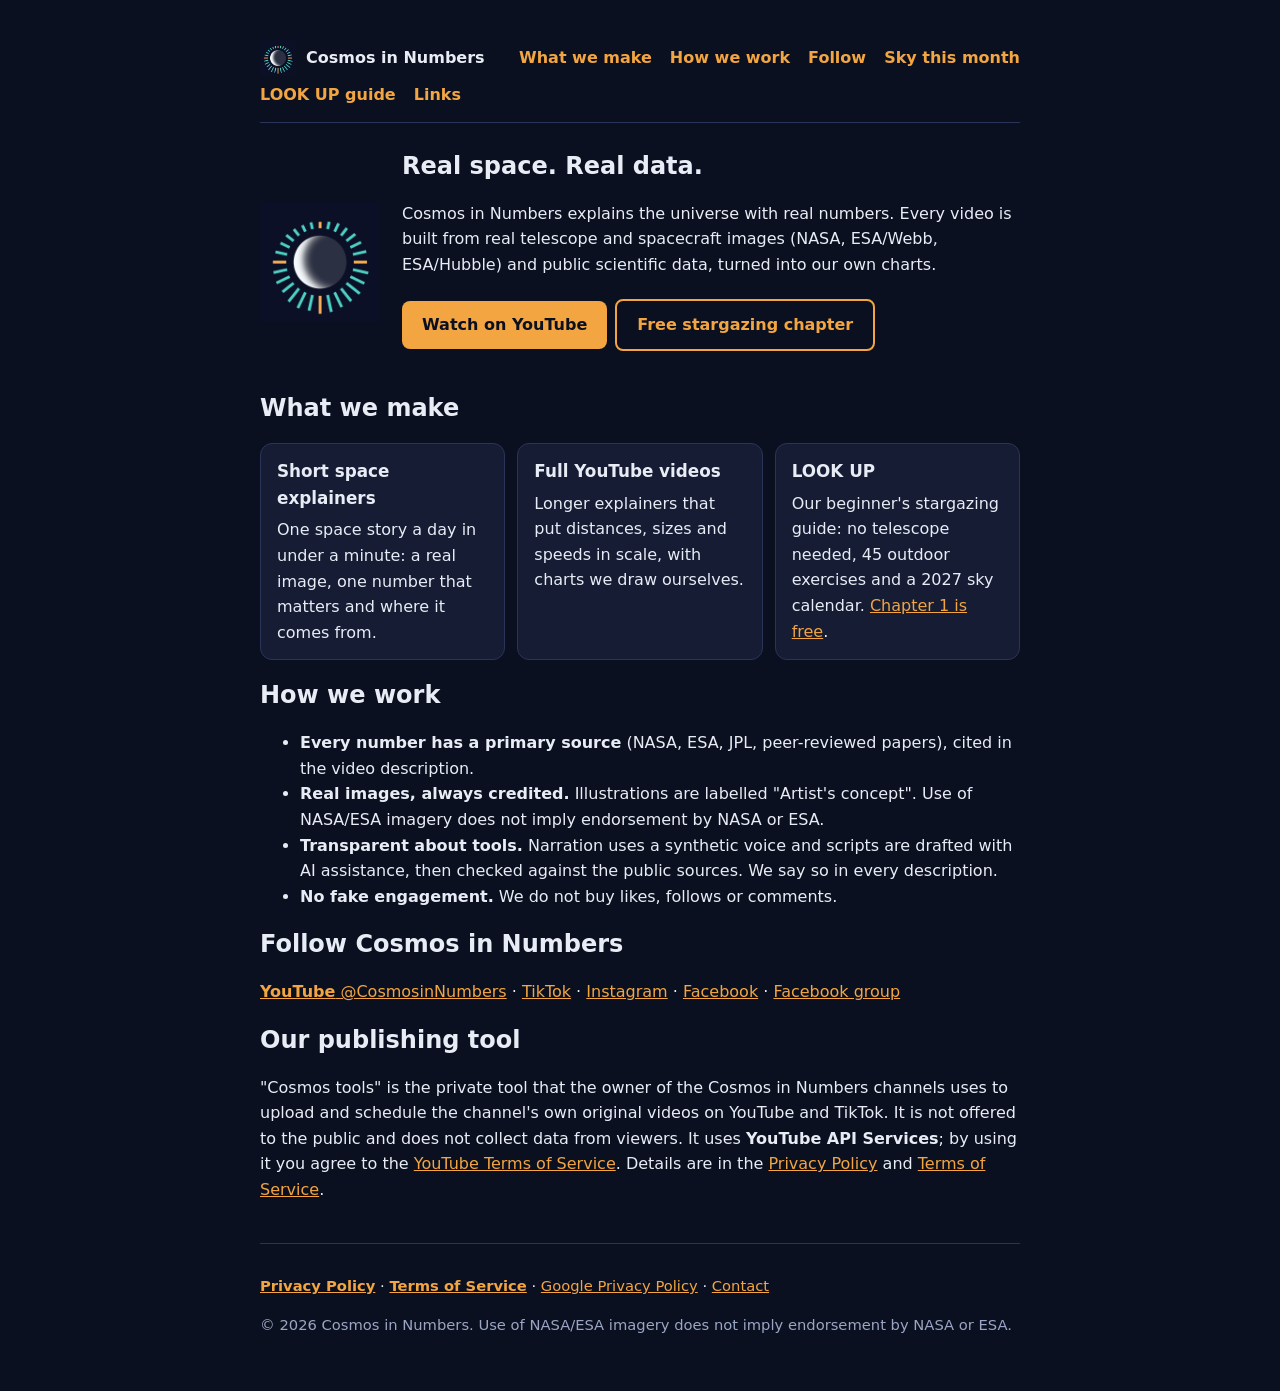
<file: index.html>
<!doctype html><html lang="en"><head><meta charset="utf-8"><meta name="viewport" content="width=device-width,initial-scale=1">
<title>Cosmos in Numbers · Real space. Real data.</title>
<meta name="description" content="Cosmos in Numbers explains space with real NASA and ESA data: short videos, full YouTube explainers and a beginner's stargazing guide.">
<meta property="og:title" content="Cosmos in Numbers">
<meta property="og:description" content="Real space. Real data. Space explained with real telescope images and public scientific data.">
<meta property="og:image" content="https://cosmosinnumbers.github.io/logo.png">
<link rel="icon" type="image/png" sizes="1024x1024" href="logo.png"><link rel="apple-touch-icon" href="logo.png">
<link rel="stylesheet" href="style.css"></head>
<body><main>
<nav class="top"><a class="brand" href="index.html"><img src="logo.png" width="36" height="36" alt="Cosmos in Numbers logo"><span>Cosmos in Numbers</span></a>
<a href="#what">What we make</a><a href="#method">How we work</a><a href="#follow">Follow</a><a href="sky.html">Sky this month</a><a href="look-up.html">LOOK UP guide</a><a href="links.html">Links</a></nav>

<section class="hero-home"><img src="logo.png" width="120" height="120" alt="Cosmos in Numbers logo">
<div style="flex:1;min-width:240px"><h1 style="margin-top:0">Real space. Real data.</h1>
<p>Cosmos in Numbers explains the universe with real numbers. Every video is built from real telescope and spacecraft images (NASA, ESA/Webb, ESA/Hubble) and public scientific data, turned into our own charts.</p>
<p><a class="btn" href="https://www.youtube.com/@CosmosinNumbers">Watch on YouTube</a><a class="btn" style="background:transparent;color:var(--acc);border:2px solid var(--acc)" href="look-up.html">Free stargazing chapter</a></p></div></section>

<h2 id="what">What we make</h2>
<div class="cards">
<div class="card"><h3>Short space explainers</h3><p>One space story a day in under a minute: a real image, one number that matters and where it comes from.</p></div>
<div class="card"><h3>Full YouTube videos</h3><p>Longer explainers that put distances, sizes and speeds in scale, with charts we draw ourselves.</p></div>
<div class="card"><h3>LOOK UP</h3><p>Our beginner's stargazing guide: no telescope needed, 45 outdoor exercises and a 2027 sky calendar. <a href="look-up.html">Chapter 1 is free</a>.</p></div>
</div>

<h2 id="method">How we work</h2>
<ul>
<li><strong>Every number has a primary source</strong> (NASA, ESA, JPL, peer-reviewed papers), cited in the video description.</li>
<li><strong>Real images, always credited.</strong> Illustrations are labelled "Artist's concept". Use of NASA/ESA imagery does not imply endorsement by NASA or ESA.</li>
<li><strong>Transparent about tools.</strong> Narration uses a synthetic voice and scripts are drafted with AI assistance, then checked against the public sources. We say so in every description.</li>
<li><strong>No fake engagement.</strong> We do not buy likes, follows or comments.</li>
</ul>

<h2 id="follow">Follow Cosmos in Numbers</h2>
<p><a href="https://www.youtube.com/@CosmosinNumbers"><strong>YouTube</strong> @CosmosinNumbers</a> · <a href="https://www.tiktok.com/@cosmosinnumbers">TikTok</a> · <a href="https://www.instagram.com/cosmos.innumbers/">Instagram</a> · <a href="https://www.facebook.com/profile.php?id=61595601862434">Facebook</a> · <a href="https://www.facebook.com/groups/1116414697646044">Facebook group</a></p>

<h2>Our publishing tool</h2>
<p>"Cosmos tools" is the private tool that the owner of the Cosmos in Numbers channels uses to upload and schedule the channel's own original videos on YouTube and TikTok. It is not offered to the public and does not collect data from viewers. It uses <strong>YouTube API Services</strong>; by using it you agree to the <a href="https://www.youtube.com/t/terms">YouTube Terms of Service</a>. Details are in the <a href="privacy.html">Privacy Policy</a> and <a href="terms.html">Terms of Service</a>.</p>

<footer><p><a href="privacy.html"><strong>Privacy Policy</strong></a> · <a href="terms.html"><strong>Terms of Service</strong></a> · <a href="https://policies.google.com/privacy">Google Privacy Policy</a> · <a href="mailto:simone.porro1996@gmail.com">Contact</a></p>
<p class="mut">© 2026 Cosmos in Numbers. Use of NASA/ESA imagery does not imply endorsement by NASA or ESA.</p></footer>
</main></body></html>
</file>
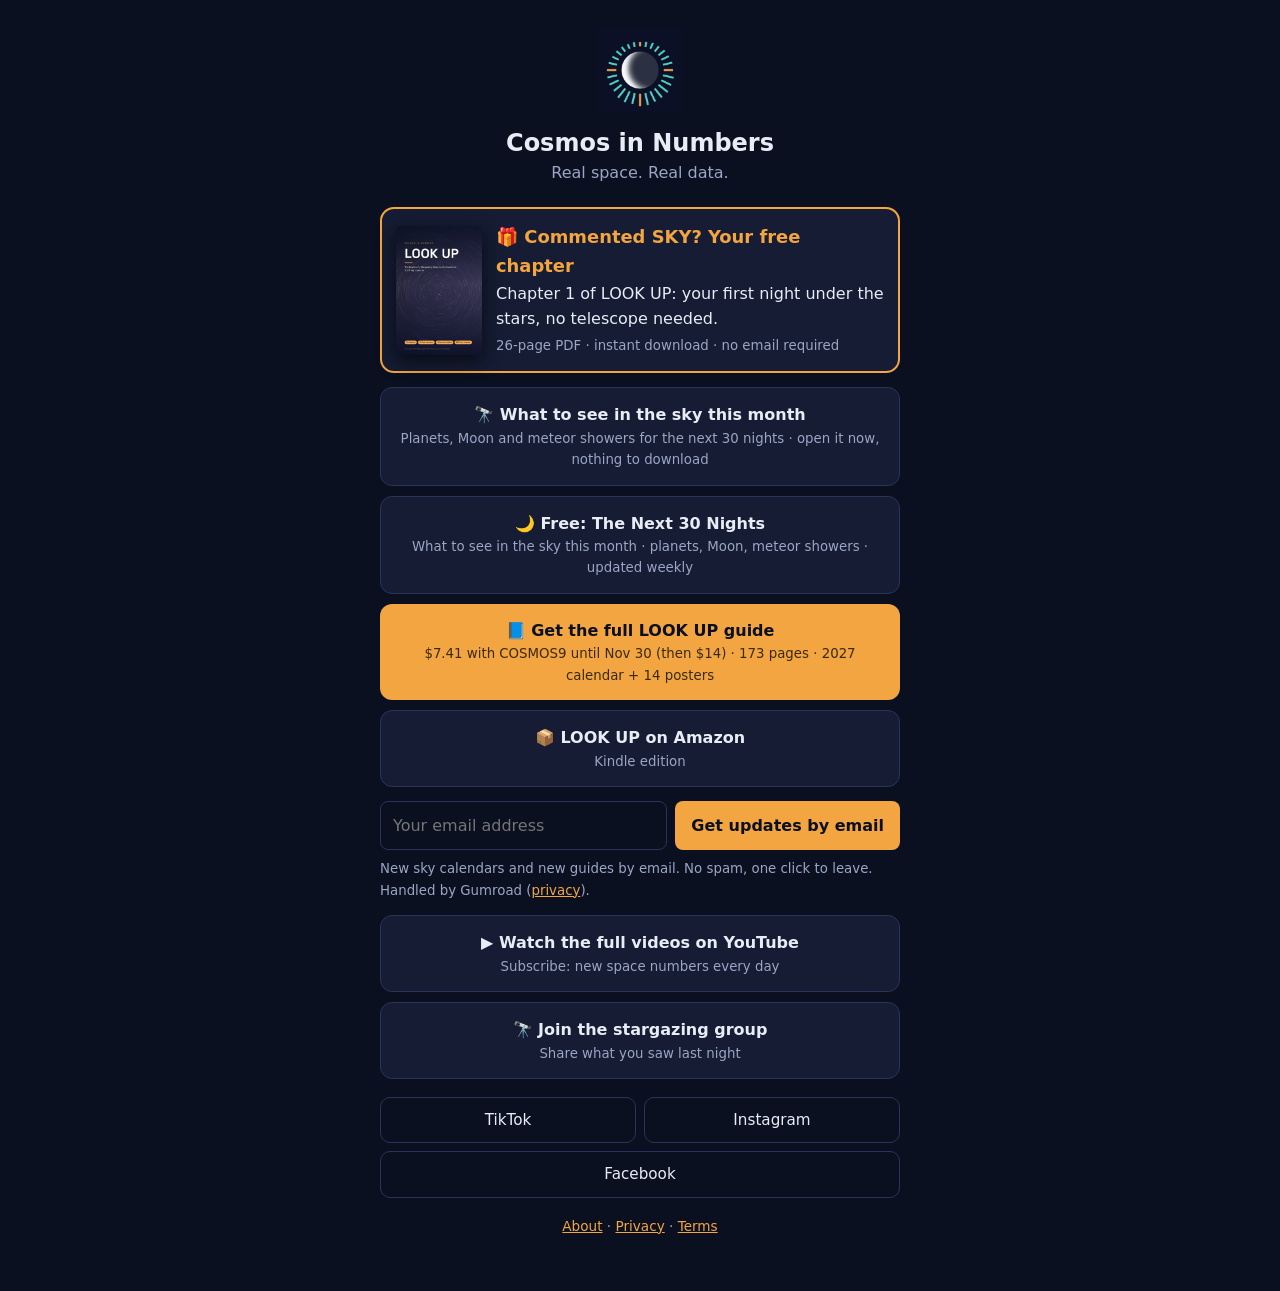
<file: links.html>
<!doctype html><html lang="en"><head><meta charset="utf-8"><meta name="viewport" content="width=device-width,initial-scale=1">
<title>Cosmos in Numbers · Links</title>
<meta name="description" content="Free stargazing chapter, the LOOK UP guide, and every Cosmos in Numbers channel in one place.">
<meta property="og:title" content="Cosmos in Numbers · Links">
<meta property="og:description" content="Commented SKY? Your free stargazing chapter is here.">
<meta property="og:image" content="https://cosmosinnumbers.github.io/look-up-cover.jpg">
<link rel="icon" type="image/png" sizes="1024x1024" href="logo.png"><link rel="apple-touch-icon" href="logo.png"><link rel="stylesheet" href="style.css">
<style>
main{max-width:520px;text-align:center;padding-top:28px}
.av{width:84px;height:84px}
h1{margin:8px 0 2px;font-size:1.5em} .tag{margin:0 0 22px}
.hero{display:flex;gap:14px;align-items:center;text-align:left;background:#151c33;border:2px solid var(--acc);border-radius:14px;padding:14px;margin-bottom:14px;text-decoration:none;color:var(--fg)}
.hero img{width:86px;border-radius:4px;box-shadow:0 6px 18px #0009;flex:none}
.hero b{display:block;font-size:1.12em;color:var(--acc)} .hero small{color:var(--mut)}
.l{display:block;background:#151c33;border:1px solid #2a3458;border-radius:12px;padding:14px 16px;margin:10px 0;color:var(--fg);text-decoration:none;font-weight:600}
.l:hover,.hero:hover{transform:translateY(-1px);border-color:var(--acc)}
.l small{display:block;font-weight:400;color:var(--mut)}
.buy{background:var(--acc);color:#0b1020;border:0} .buy small{color:#3a2a10}
.row{display:flex;gap:8px;flex-wrap:wrap;justify-content:center;margin:18px 0}
.row a{flex:1 1 30%;min-width:96px;padding:10px 6px;border:1px solid #2a3458;border-radius:10px;text-decoration:none;color:var(--fg);font-size:.95em}
.follow{display:flex;flex-wrap:wrap;gap:8px;margin:14px 0;text-align:left}.follow input[type=email]{flex:1 1 200px;padding:11px 12px;border-radius:8px;border:1px solid #2a3458;background:#0b1020;color:var(--fg);font:inherit}.follow button{background:var(--acc);color:#0b1020;font:inherit;font-weight:700;padding:11px 16px;border:0;border-radius:8px;cursor:pointer}.follow small{flex-basis:100%;color:var(--mut)}
[hidden]{display:none!important}
</style></head>
<body><main>
<img class="av" src="logo.png" alt="Cosmos in Numbers logo">
<h1>Cosmos in Numbers</h1>
<p class="mut tag">Real space. Real data.</p>

<!-- 1. Free gift first: everyone who commented SKY lands here -->
<a class="hero" href="look-up-preview.pdf" download data-k="free">
  <img src="look-up-cover.jpg" alt="LOOK UP cover">
  <span><b>🎁 Commented SKY? Your free chapter</b>Chapter 1 of LOOK UP: your first night under the stars, no telescope needed.<br><small>26-page PDF · instant download · no email required</small></span>
</a>

<a class="l" href="sky.html" data-k="skypage">🔭 What to see in the sky this month<small>Planets, Moon and meteor showers for the next 30 nights · open it now, nothing to download</small></a>
<a class="l" href="https://gum.co/u/uuqdh665" data-k="sky">🌙 Free: The Next 30 Nights<small>What to see in the sky this month · planets, Moon, meteor showers · updated weekly</small></a>

<!-- 2. Paid product: shown as "buy" once GUMROAD is set below -->
<a class="l buy" id="buy" hidden data-k="buy">📘 Get the full LOOK UP guide<small id="buyNote">173 pages · 45 outdoor exercises · 2027 sky calendar + 14 bonus posters</small></a>
<a class="l" id="soon" href="look-up.html" data-k="book">📘 LOOK UP: what's inside the full guide<small>Full book launching soon</small></a>

<a class="l" href="https://www.amazon.com/dp/B0HRW2BJX3" data-k="amazon">📦 LOOK UP on Amazon<small>Kindle edition</small></a>

<!-- 3. Newsletter: shown once NEWSLETTER is set below -->
<a class="l" id="news" hidden data-k="news">✉️ Cosmos in Numbers Weekly<small>1 chart + 3 verified space stories every week, free</small></a>

<form class="follow" action="https://app.gumroad.com/follow_from_embed_form" method="post"><input type="hidden" name="seller_id" value="5208571117217"><input type="email" name="email" required placeholder="Your email address" aria-label="Your email address"><button type="submit">Get updates by email</button><small>New sky calendars and new guides by email. No spam, one click to leave. Handled by Gumroad (<a href="privacy.html">privacy</a>).</small></form>

<!-- 4. Channels -->
<a class="l" href="https://www.youtube.com/@CosmosinNumbers?sub_confirmation=1" data-k="yt">▶️ Watch the full videos on YouTube<small>Subscribe: new space numbers every day</small></a>
<a class="l" href="https://www.facebook.com/groups/1116414697646044" data-k="group">🔭 Join the stargazing group<small>Share what you saw last night</small></a>

<div class="row">
  <a href="https://www.tiktok.com/@cosmosinnumbers">TikTok</a>
  <a href="https://www.instagram.com/cosmos.innumbers/">Instagram</a>
  <a href="https://www.facebook.com/profile.php?id=61595601862434">Facebook</a>
</div>
<p class="mut" style="font-size:.85em"><a href="index.html">About</a> · <a href="privacy.html">Privacy</a> · <a href="terms.html">Terms</a></p>
</main>
<script>
// ===== Fill these when the accounts exist (Claude updates them) =====
var GUMROAD = "https://cosmosinnumbers.gumroad.com/l/look-up";      // e.g. "https://cosmosinnumbers.gumroad.com/l/lookup"
var LAUNCH_CODE = "COSMOS9";  // e.g. "COSMOS9" -> shows "$7.41 launch price"
var NEWSLETTER = "";   // e.g. "https://cosmos-in-numbers.beehiiv.com/subscribe"
// =====================================================================
var src = (new URLSearchParams(location.search).get("src") || "direct").replace(/[^a-z0-9_-]/gi, "").slice(0, 20);
if (GUMROAD) {
  var b = document.getElementById("buy"), u = new URL(GUMROAD);
  if (LAUNCH_CODE) { u.pathname = u.pathname.replace(/\/$/, "") + "/" + LAUNCH_CODE;
    document.getElementById("buyNote").textContent = "$7.41 with COSMOS9 until Nov 30 (then $14) · 173 pages · 2027 calendar + 14 posters"; }
  u.searchParams.set("referrer", src); u.searchParams.set("utm_source", src); u.searchParams.set("utm_medium", "linkinbio");
  b.href = u.toString(); b.hidden = false;
  document.getElementById("soon").hidden = true;
}
if (NEWSLETTER) { var n = document.getElementById("news"), v = new URL(NEWSLETTER);
  v.searchParams.set("utm_source", src); n.href = v.toString(); n.hidden = false; }
</script>
</body></html>
</file>
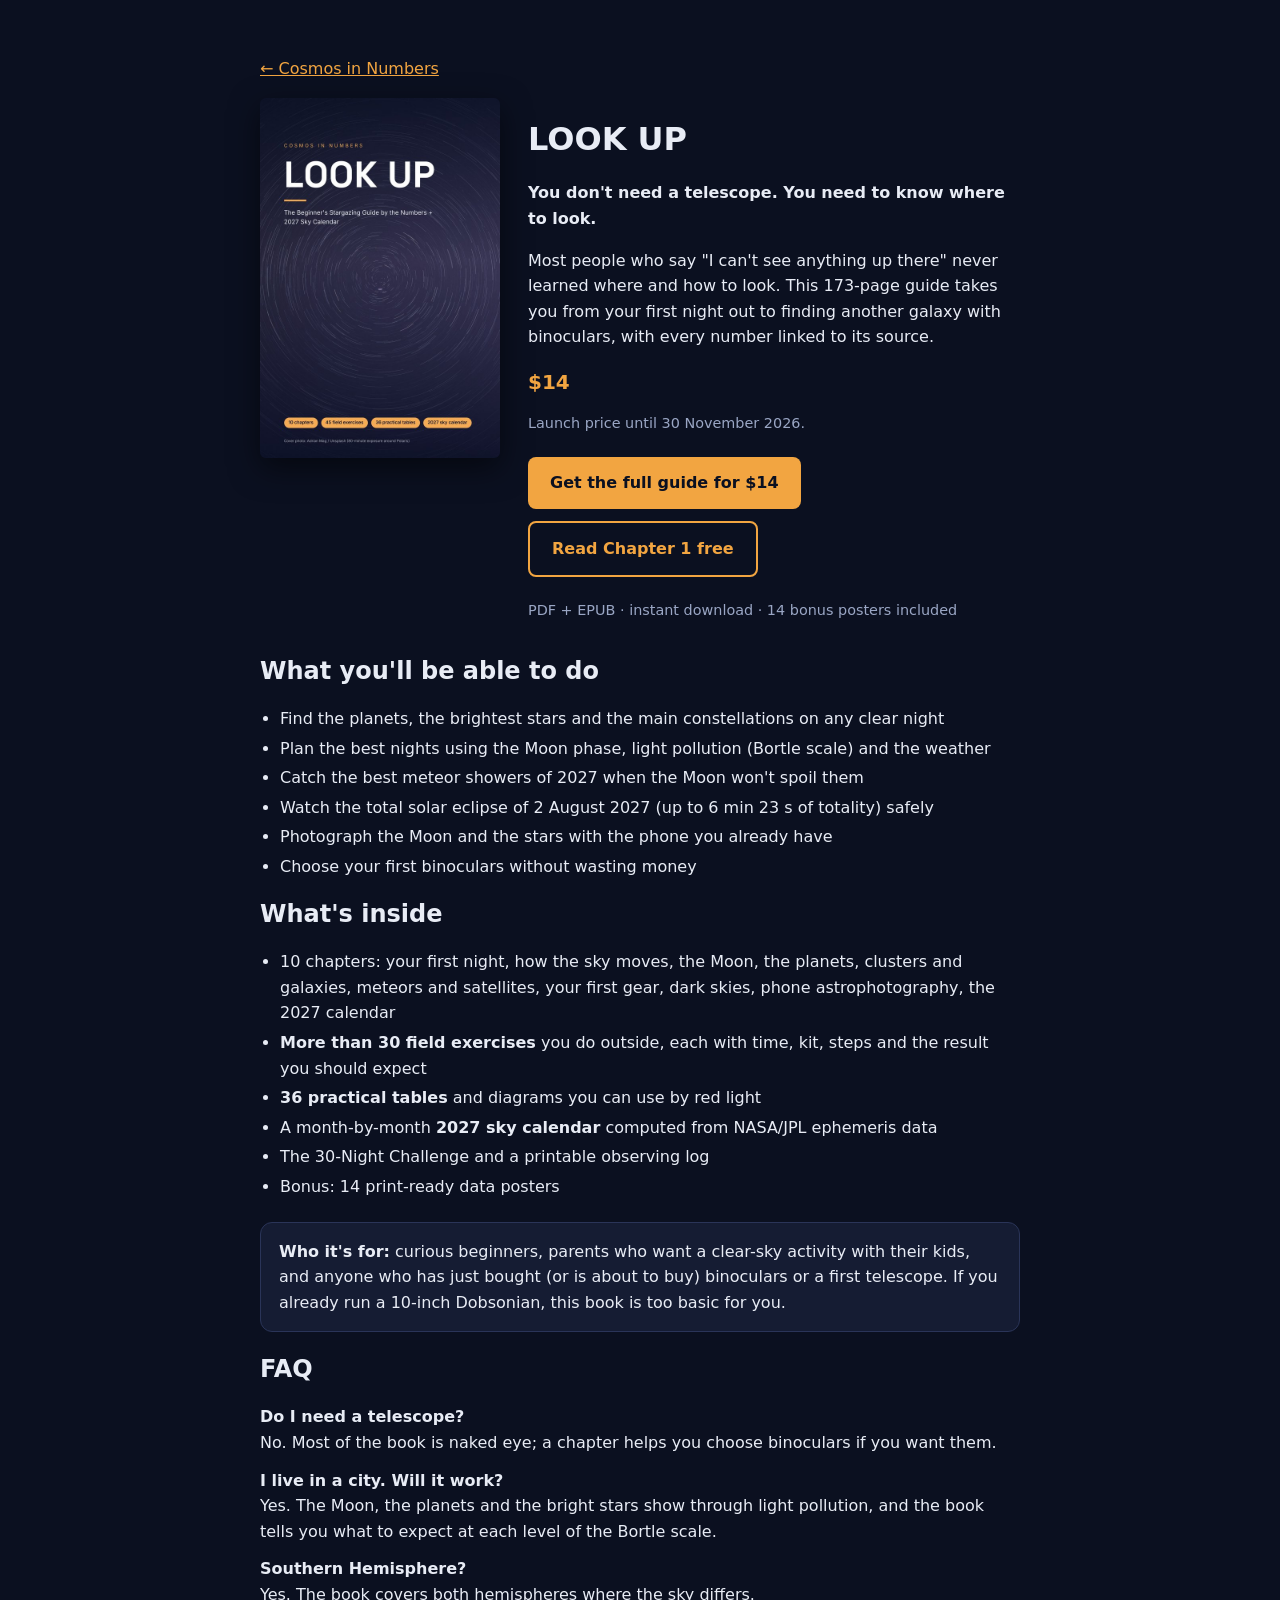
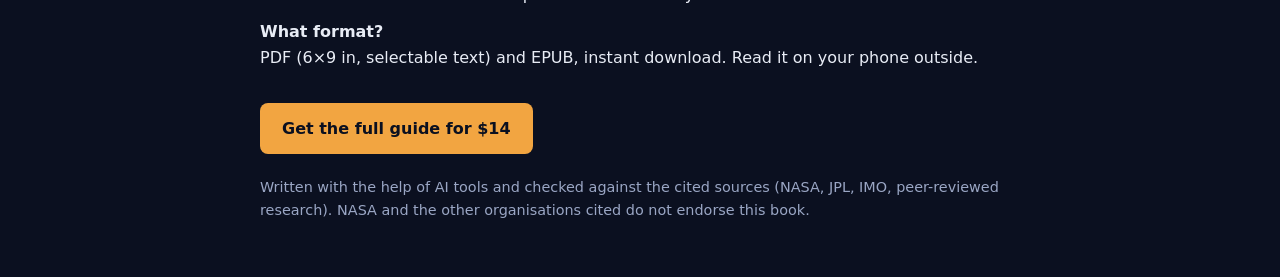
<file: look-up.html>
<!doctype html><html lang="en"><head><meta charset="utf-8"><meta name="viewport" content="width=device-width,initial-scale=1">
<title>LOOK UP: The Beginner's Stargazing Guide by the Numbers</title>
<meta name="description" content="A practical 173-page guide to the night sky for complete beginners: 45 outdoor exercises, 36 tables and a 2027 sky calendar computed from NASA/JPL data. No telescope needed. Chapter 1 free.">
<meta property="og:title" content="LOOK UP: The Beginner's Stargazing Guide by the Numbers">
<meta property="og:description" content="No telescope needed. 45 outdoor exercises, 36 practical tables and a 2027 sky calendar. Every number sourced. Chapter 1 free.">
<meta property="og:image" content="https://cosmosinnumbers.github.io/look-up-cover.jpg">
<link rel="icon" type="image/png" sizes="1024x1024" href="logo.png"><link rel="apple-touch-icon" href="logo.png"><link rel="stylesheet" href="style.css">
<style>.book{display:flex;gap:28px;flex-wrap:wrap;align-items:flex-start}.book img{border-radius:6px;width:240px;max-width:100%;box-shadow:0 10px 30px #0008}
.btn{display:inline-block;background:var(--acc);color:#0b1020;font-weight:700;padding:13px 22px;border-radius:8px;text-decoration:none;margin:6px 8px 6px 0}
.btn.ghost{background:transparent;color:var(--acc);border:2px solid var(--acc)} ul{padding-left:20px} li{margin:4px 0}
.price{font-size:1.25em;margin:10px 0 2px}.price s{color:var(--mut);margin-right:6px}.price b{color:var(--acc)}
.small{font-size:.9em}.box{background:#151c33;border:1px solid #2a3458;border-radius:12px;padding:16px 18px;margin:22px 0}
.faq b{display:block;margin-top:12px}</style></head>
<body><main>
<p><a href="index.html">← Cosmos in Numbers</a></p>
<div class="book"><img src="look-up-cover.jpg" alt="LOOK UP book cover">
<div style="flex:1;min-width:260px"><h1>LOOK UP</h1>
<p><strong>You don't need a telescope. You need to know where to look.</strong></p>
<p>Most people who say "I can't see anything up there" never learned where and how to look. This 173-page guide takes you from your first night out to finding another galaxy with binoculars, with every number linked to its source.</p>
<p class="price"><s>$14</s><b>$7.41</b> with code <b>COSMOS9</b></p>
<p class="mut small" id="left">Launch price until 30 November 2026.</p>
<p><a class="btn buy" href="https://cosmosinnumbers.gumroad.com/l/look-up/COSMOS9">Get the full guide for $7.41</a>
<a class="btn ghost" href="look-up-preview.pdf" download>Read Chapter 1 free</a></p>
<p class="mut small">PDF + EPUB · instant download · 14 bonus posters included</p></div></div>

<h2>What you'll be able to do</h2>
<ul><li>Find the planets, the brightest stars and the main constellations on any clear night</li>
<li>Plan the best nights using the Moon phase, light pollution (Bortle scale) and the weather</li>
<li>Catch the best meteor showers of 2027 when the Moon won't spoil them</li>
<li>Watch the total solar eclipse of 2 August 2027 (up to 6 min 23 s of totality) safely</li>
<li>Photograph the Moon and the stars with the phone you already have</li>
<li>Choose your first binoculars without wasting money</li></ul>

<h2>What's inside</h2>
<ul><li>10 chapters: your first night, how the sky moves, the Moon, the planets, clusters and galaxies, meteors and satellites, your first gear, dark skies, phone astrophotography, the 2027 calendar</li>
<li><strong>More than 30 field exercises</strong> you do outside, each with time, kit, steps and the result you should expect</li>
<li><strong>36 practical tables</strong> and diagrams you can use by red light</li>
<li>A month-by-month <strong>2027 sky calendar</strong> computed from NASA/JPL ephemeris data</li>
<li>The 30-Night Challenge and a printable observing log</li>
<li>Bonus: 14 print-ready data posters</li></ul>

<div class="box"><strong>Who it's for:</strong> curious beginners, parents who want a clear-sky activity with their kids, and anyone who has just bought (or is about to buy) binoculars or a first telescope. If you already run a 10-inch Dobsonian, this book is too basic for you.</div>

<h2>FAQ</h2>
<div class="faq">
<b>Do I need a telescope?</b>No. Most of the book is naked eye; a chapter helps you choose binoculars if you want them.
<b>I live in a city. Will it work?</b>Yes. The Moon, the planets and the bright stars show through light pollution, and the book tells you what to expect at each level of the Bortle scale.
<b>Southern Hemisphere?</b>Yes. The book covers both hemispheres where the sky differs.
<b>What format?</b>PDF (6×9 in, selectable text) and EPUB, instant download. Read it on your phone outside.
</div>

<p style="margin-top:26px"><a class="btn buy" href="https://cosmosinnumbers.gumroad.com/l/look-up/COSMOS9">Get LOOK UP for $7.41</a></p>
<p class="mut small">Written with the help of AI tools and checked against the cited sources (NASA, JPL, IMO, peer-reviewed research). NASA and the other organisations cited do not endorse this book.</p>
</main>
<script>
// Launch countdown + source tracking on the buy buttons (?src=ig|tt|yt|fb|th)
var END = new Date("2026-12-01T00:00:00Z"), now = new Date();
var src = (new URLSearchParams(location.search).get("src") || "site").replace(/[^a-z0-9_-]/gi, "").slice(0, 20);
var d = Math.ceil((END - now) / 864e5);
if (d > 0) document.getElementById("left").textContent = "Launch price ends 30 November 2026 (" + d + (d === 1 ? " day" : " days") + " left), then $14.";
document.querySelectorAll("a.buy").forEach(function (a) {
  var u = new URL(a.href);
  if (d <= 0) { u.pathname = u.pathname.replace(/\/COSMOS9$/, ""); a.textContent = "Get the full guide for $14"; }
  u.searchParams.set("referrer", src); u.searchParams.set("utm_source", src); u.searchParams.set("utm_medium", "bookpage");
  a.href = u.toString();
});
if (d <= 0) { document.querySelector(".price").innerHTML = "<b>$14</b>"; }
</script>
</body></html>
</file>
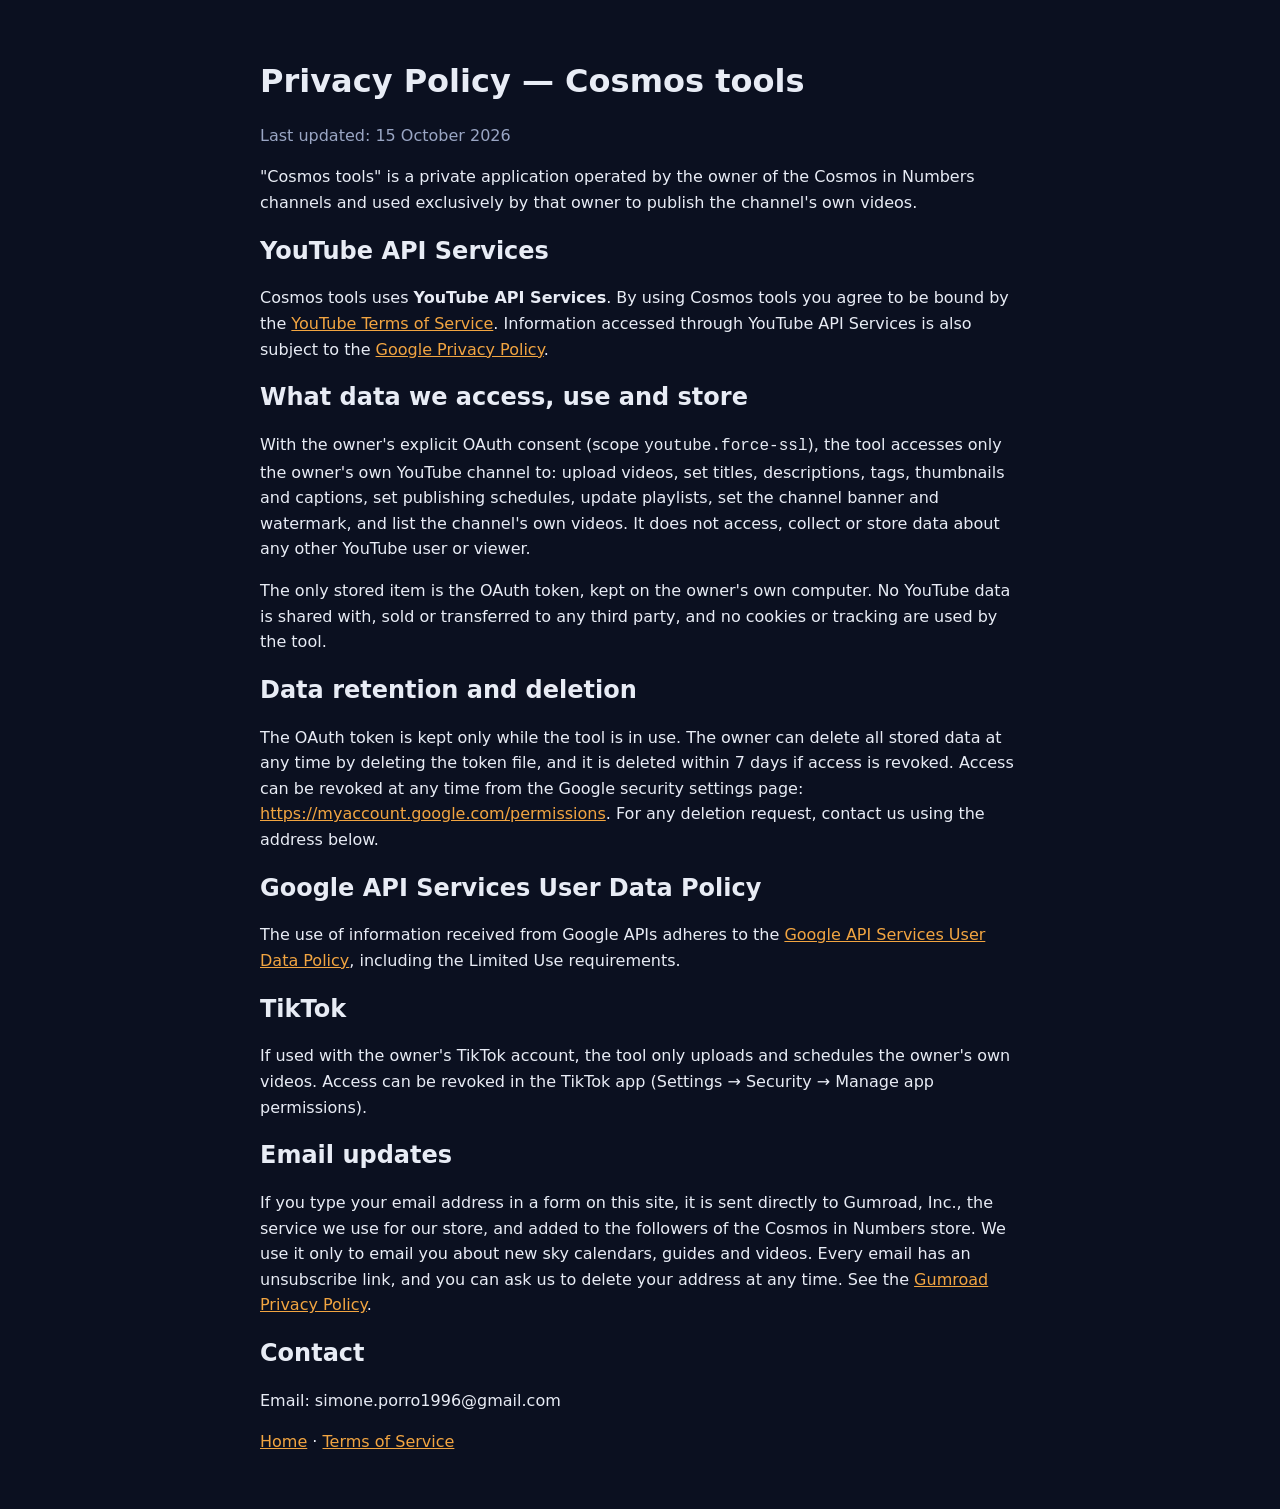
<file: privacy.html>
<!doctype html><html lang="en"><head><meta charset="utf-8"><meta name="viewport" content="width=device-width,initial-scale=1"><title>Privacy Policy — Cosmos tools</title><link rel="icon" type="image/png" sizes="1024x1024" href="logo.png"><link rel="apple-touch-icon" href="logo.png"><link rel="stylesheet" href="style.css"></head>
<body><main><h1>Privacy Policy — Cosmos tools</h1><p class="mut">Last updated: 15 October 2026</p>
<p>"Cosmos tools" is a private application operated by the owner of the Cosmos in Numbers channels and used exclusively by that owner to publish the channel's own videos.</p>
<h2>YouTube API Services</h2>
<p>Cosmos tools uses <strong>YouTube API Services</strong>. By using Cosmos tools you agree to be bound by the <a href="https://www.youtube.com/t/terms">YouTube Terms of Service</a>. Information accessed through YouTube API Services is also subject to the <a href="https://policies.google.com/privacy">Google Privacy Policy</a>.</p>
<h2>What data we access, use and store</h2>
<p>With the owner's explicit OAuth consent (scope <code>youtube.force-ssl</code>), the tool accesses only the owner's own YouTube channel to: upload videos, set titles, descriptions, tags, thumbnails and captions, set publishing schedules, update playlists, set the channel banner and watermark, and list the channel's own videos. It does not access, collect or store data about any other YouTube user or viewer.</p>
<p>The only stored item is the OAuth token, kept on the owner's own computer. No YouTube data is shared with, sold or transferred to any third party, and no cookies or tracking are used by the tool.</p>
<h2>Data retention and deletion</h2>
<p>The OAuth token is kept only while the tool is in use. The owner can delete all stored data at any time by deleting the token file, and it is deleted within 7 days if access is revoked. Access can be revoked at any time from the Google security settings page: <a href="https://myaccount.google.com/permissions">https://myaccount.google.com/permissions</a>. For any deletion request, contact us using the address below.</p>
<h2>Google API Services User Data Policy</h2>
<p>The use of information received from Google APIs adheres to the <a href="https://developers.google.com/terms/api-services-user-data-policy">Google API Services User Data Policy</a>, including the Limited Use requirements.</p>
<h2>TikTok</h2>
<p>If used with the owner's TikTok account, the tool only uploads and schedules the owner's own videos. Access can be revoked in the TikTok app (Settings → Security → Manage app permissions).</p>
<h2>Email updates</h2>
<p>If you type your email address in a form on this site, it is sent directly to Gumroad, Inc., the service we use for our store, and added to the followers of the Cosmos in Numbers store. We use it only to email you about new sky calendars, guides and videos. Every email has an unsubscribe link, and you can ask us to delete your address at any time. See the <a href="https://gumroad.com/privacy">Gumroad Privacy Policy</a>.</p>
<h2>Contact</h2><p>Email: simone.porro1996@gmail.com</p><p><a href="index.html">Home</a> · <a href="terms.html">Terms of Service</a></p></main></body></html>
</file>
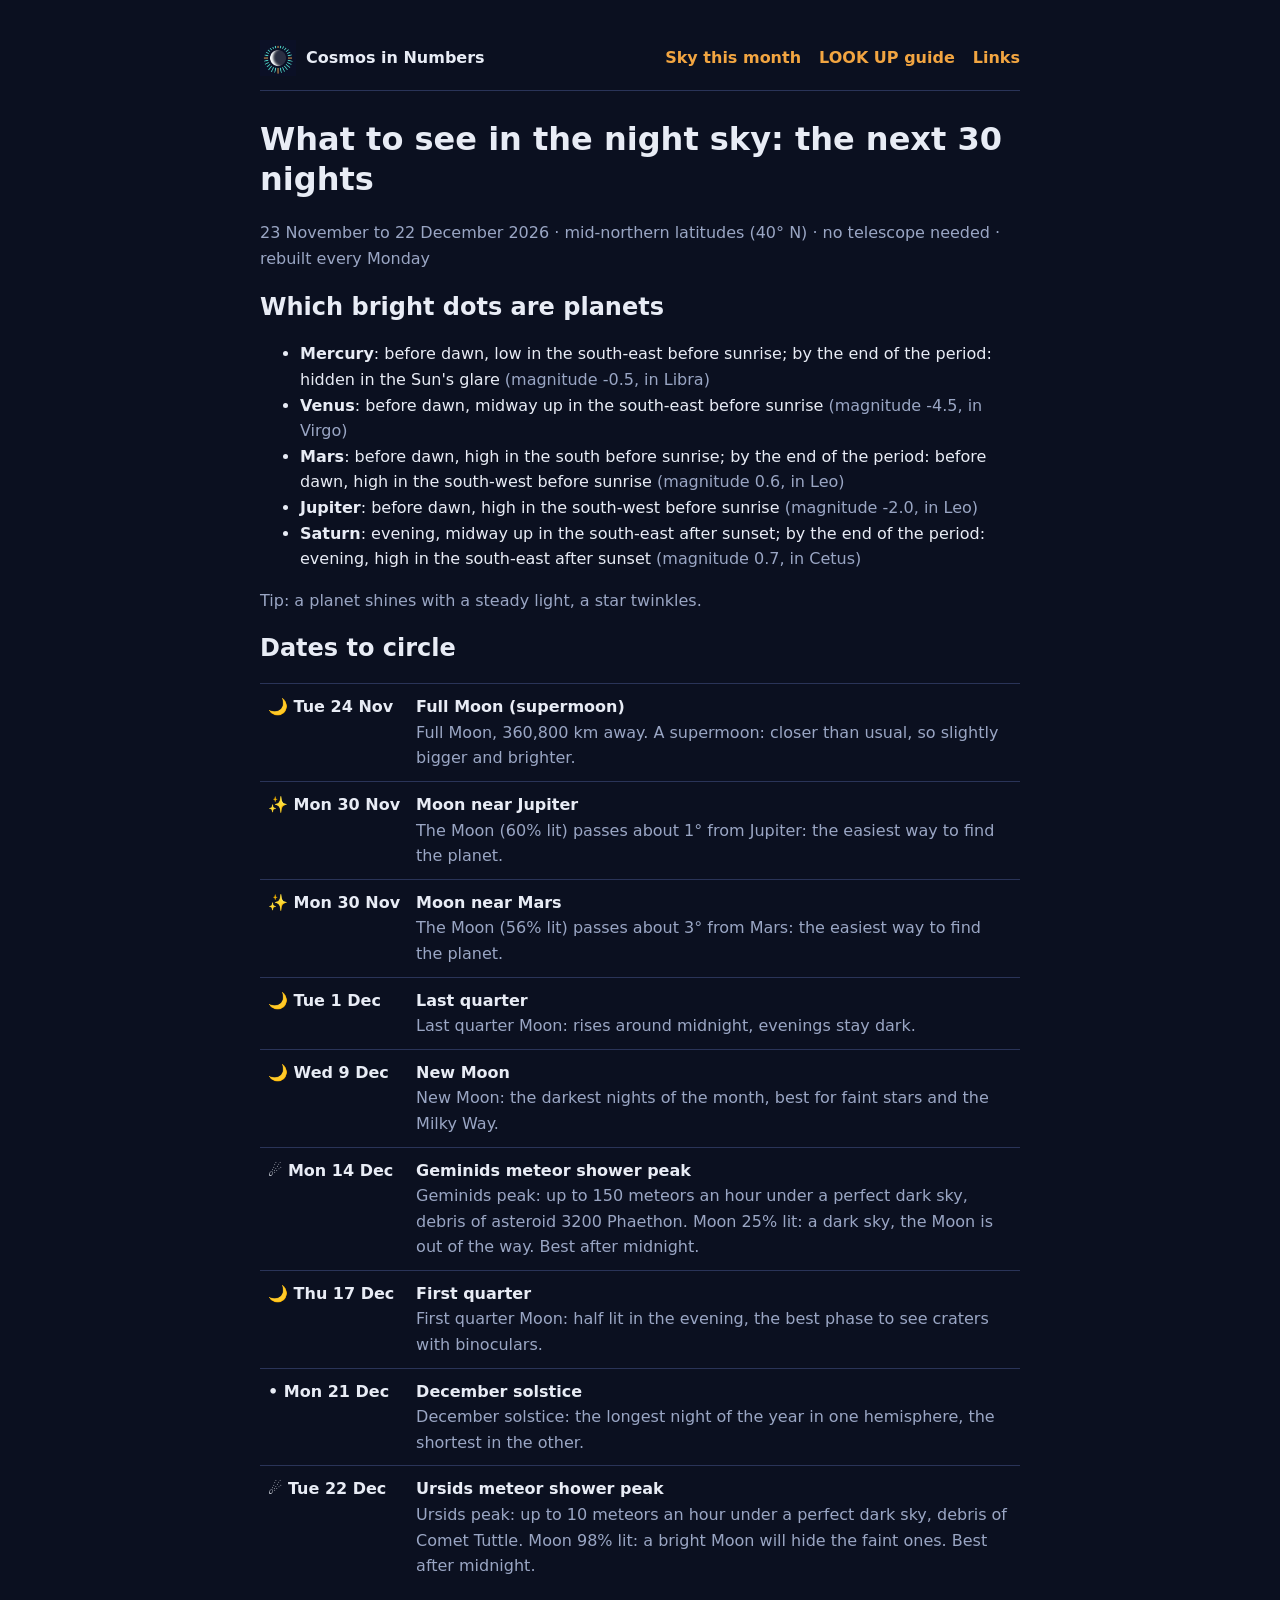
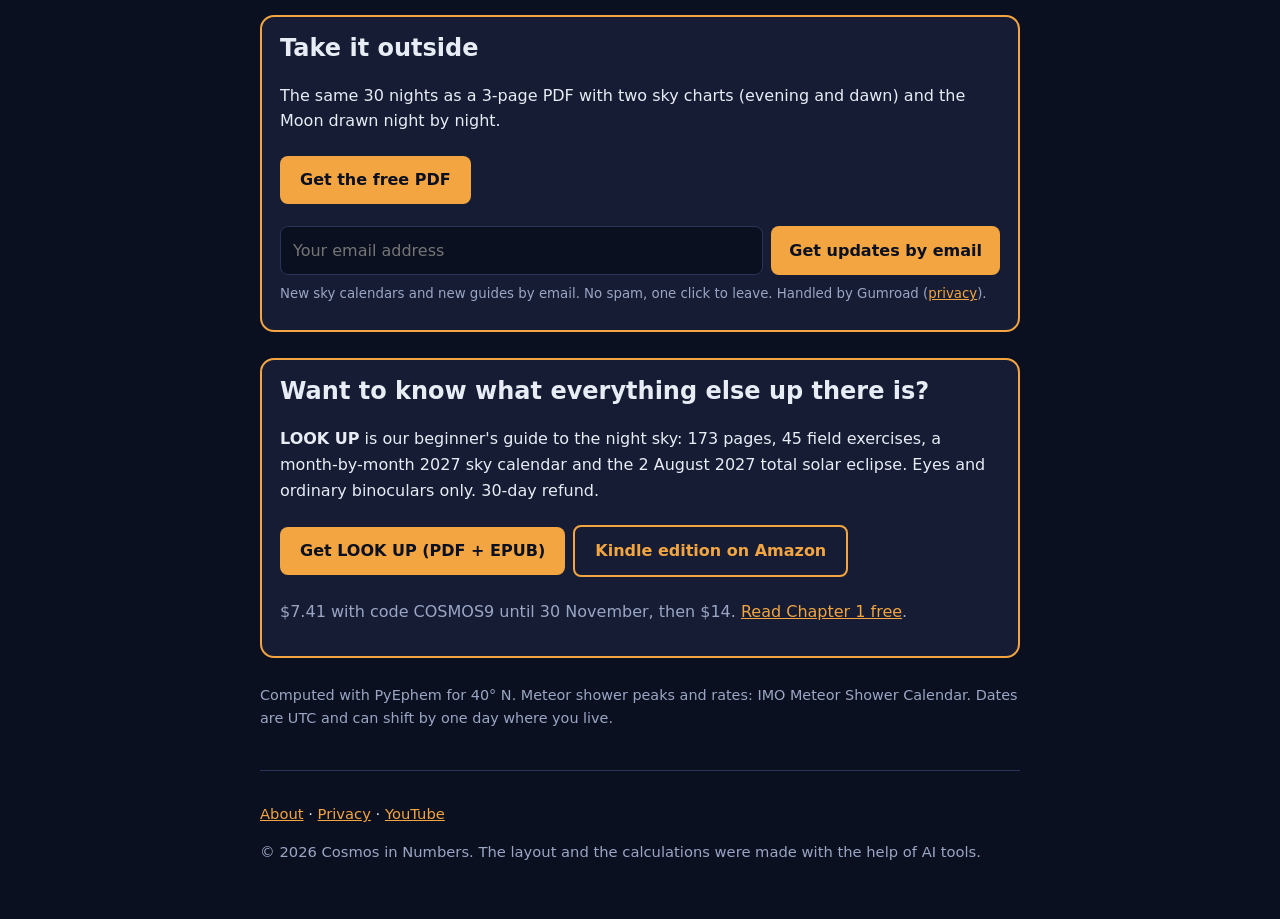
<file: sky.html>
<!doctype html><html lang="en"><head><meta charset="utf-8"><meta name="viewport" content="width=device-width,initial-scale=1">
<title>What to See in the Night Sky: 23 Nov to 22 Dec 2026 · Cosmos in Numbers</title>
<meta name="description" content="What you can see in the night sky from 23 November to 22 December 2026: the planets, the Moon and meteor showers, no telescope needed. Free, rebuilt every week.">
<link rel="canonical" href="https://cosmosinnumbers.github.io/sky.html">
<meta property="og:title" content="The Next 30 Nights: what to see in the sky, no telescope needed">
<meta property="og:description" content="What you can see in the night sky from 23 November to 22 December 2026: the planets, the Moon and meteor showers, no telescope needed. Free, rebuilt every week.">
<meta property="og:image" content="https://cosmosinnumbers.github.io/sky-cover.png">
<link rel="icon" type="image/png" sizes="1024x1024" href="logo.png"><link rel="apple-touch-icon" href="logo.png"><link rel="stylesheet" href="style.css">
<style>
table{border-collapse:collapse;width:100%} td{padding:10px 8px;border-top:1px solid #2a3458;vertical-align:top} td:first-child{white-space:nowrap;font-weight:600}
.box{background:#151c33;border:2px solid var(--acc);border-radius:14px;padding:16px 18px;margin:26px 0} .box h2{margin-top:0}
.follow{display:flex;flex-wrap:wrap;gap:8px;margin:10px 0} .follow input[type=email]{flex:1 1 220px;padding:11px 12px;border-radius:8px;border:1px solid #2a3458;background:#0b1020;color:var(--fg);font:inherit}
.follow button{background:var(--acc);color:#0b1020;font:inherit;font-weight:700;padding:11px 18px;border:0;border-radius:8px;cursor:pointer} .follow small{flex-basis:100%;color:var(--mut)}
</style></head>
<body><main>
<nav class="top"><a class="brand" href="index.html"><img src="logo.png" width="36" height="36" alt="Cosmos in Numbers logo"><span>Cosmos in Numbers</span></a>
<a href="sky.html">Sky this month</a><a href="look-up.html">LOOK UP guide</a><a href="links.html">Links</a></nav>
<h1>What to see in the night sky: the next 30 nights</h1>
<p class="mut">23 November to 22 December 2026 · mid-northern latitudes (40° N) · no telescope needed · rebuilt every Monday</p>

<h2>Which bright dots are planets</h2>
<ul><li><strong>Mercury</strong>: before dawn, low in the south-east before sunrise; by the end of the period: hidden in the Sun&#x27;s glare <span class='mut'>(magnitude -0.5, in Libra)</span></li><li><strong>Venus</strong>: before dawn, midway up in the south-east before sunrise <span class='mut'>(magnitude -4.5, in Virgo)</span></li><li><strong>Mars</strong>: before dawn, high in the south before sunrise; by the end of the period: before dawn, high in the south-west before sunrise <span class='mut'>(magnitude 0.6, in Leo)</span></li><li><strong>Jupiter</strong>: before dawn, high in the south-west before sunrise <span class='mut'>(magnitude -2.0, in Leo)</span></li><li><strong>Saturn</strong>: evening, midway up in the south-east after sunset; by the end of the period: evening, high in the south-east after sunset <span class='mut'>(magnitude 0.7, in Cetus)</span></li></ul>
<p class="mut">Tip: a planet shines with a steady light, a star twinkles.</p>

<h2>Dates to circle</h2>
<table><tr><td>🌙 Tue 24 Nov</td><td><strong>Full Moon (supermoon)</strong><br><span class='mut'>Full Moon, 360,800 km away. A supermoon: closer than usual, so slightly bigger and brighter.</span></td></tr><tr><td>✨ Mon 30 Nov</td><td><strong>Moon near Jupiter</strong><br><span class='mut'>The Moon (60% lit) passes about 1° from Jupiter: the easiest way to find the planet.</span></td></tr><tr><td>✨ Mon 30 Nov</td><td><strong>Moon near Mars</strong><br><span class='mut'>The Moon (56% lit) passes about 3° from Mars: the easiest way to find the planet.</span></td></tr><tr><td>🌙 Tue 1 Dec</td><td><strong>Last quarter</strong><br><span class='mut'>Last quarter Moon: rises around midnight, evenings stay dark.</span></td></tr><tr><td>🌙 Wed 9 Dec</td><td><strong>New Moon</strong><br><span class='mut'>New Moon: the darkest nights of the month, best for faint stars and the Milky Way.</span></td></tr><tr><td>☄️ Mon 14 Dec</td><td><strong>Geminids meteor shower peak</strong><br><span class='mut'>Geminids peak: up to 150 meteors an hour under a perfect dark sky, debris of asteroid 3200 Phaethon. Moon 25% lit: a dark sky, the Moon is out of the way. Best after midnight.</span></td></tr><tr><td>🌙 Thu 17 Dec</td><td><strong>First quarter</strong><br><span class='mut'>First quarter Moon: half lit in the evening, the best phase to see craters with binoculars.</span></td></tr><tr><td>• Mon 21 Dec</td><td><strong>December solstice</strong><br><span class='mut'>December solstice: the longest night of the year in one hemisphere, the shortest in the other.</span></td></tr><tr><td>☄️ Tue 22 Dec</td><td><strong>Ursids meteor shower peak</strong><br><span class='mut'>Ursids peak: up to 10 meteors an hour under a perfect dark sky, debris of Comet Tuttle. Moon 98% lit: a bright Moon will hide the faint ones. Best after midnight.</span></td></tr></table>

<div class="box"><h2>Take it outside</h2>
<p>The same 30 nights as a 3-page PDF with two sky charts (evening and dawn) and the Moon drawn night by night.</p>
<p><a class="btn" href="https://gum.co/u/uuqdh665">Get the free PDF</a></p>
<form class="follow" action="https://app.gumroad.com/follow_from_embed_form" method="post"><input type="hidden" name="seller_id" value="5208571117217"><input type="email" name="email" required placeholder="Your email address" aria-label="Your email address"><button type="submit">Get updates by email</button><small>New sky calendars and new guides by email. No spam, one click to leave. Handled by Gumroad (<a href="privacy.html">privacy</a>).</small></form></div>

<div class="box"><h2>Want to know what everything else up there is?</h2>
<p><strong>LOOK UP</strong> is our beginner's guide to the night sky: 173 pages, 45 field exercises, a month-by-month 2027 sky calendar and the 2 August 2027 total solar eclipse. Eyes and ordinary binoculars only. 30-day refund.</p>
<p><a class="btn" href="https://gum.co/u/evqinpnd">Get LOOK UP (PDF + EPUB)</a><a class="btn" style="background:transparent;color:var(--acc);border:2px solid var(--acc)" href="https://www.amazon.com/dp/B0HRW2BJX3">Kindle edition on Amazon</a></p>
<p class="mut">$7.41 with code COSMOS9 until 30 November, then $14. <a href="look-up.html">Read Chapter 1 free</a>.</p></div>

<p class="mut" style="font-size:.9em">Computed with PyEphem for 40° N. Meteor shower peaks and rates: IMO Meteor Shower Calendar. Dates are UTC and can shift by one day where you live.</p>
<footer><p><a href="index.html">About</a> · <a href="privacy.html">Privacy</a> · <a href="https://www.youtube.com/@CosmosinNumbers">YouTube</a></p>
<p class="mut">© 2026 Cosmos in Numbers. The layout and the calculations were made with the help of AI tools.</p></footer>
</main></body></html>
</file>
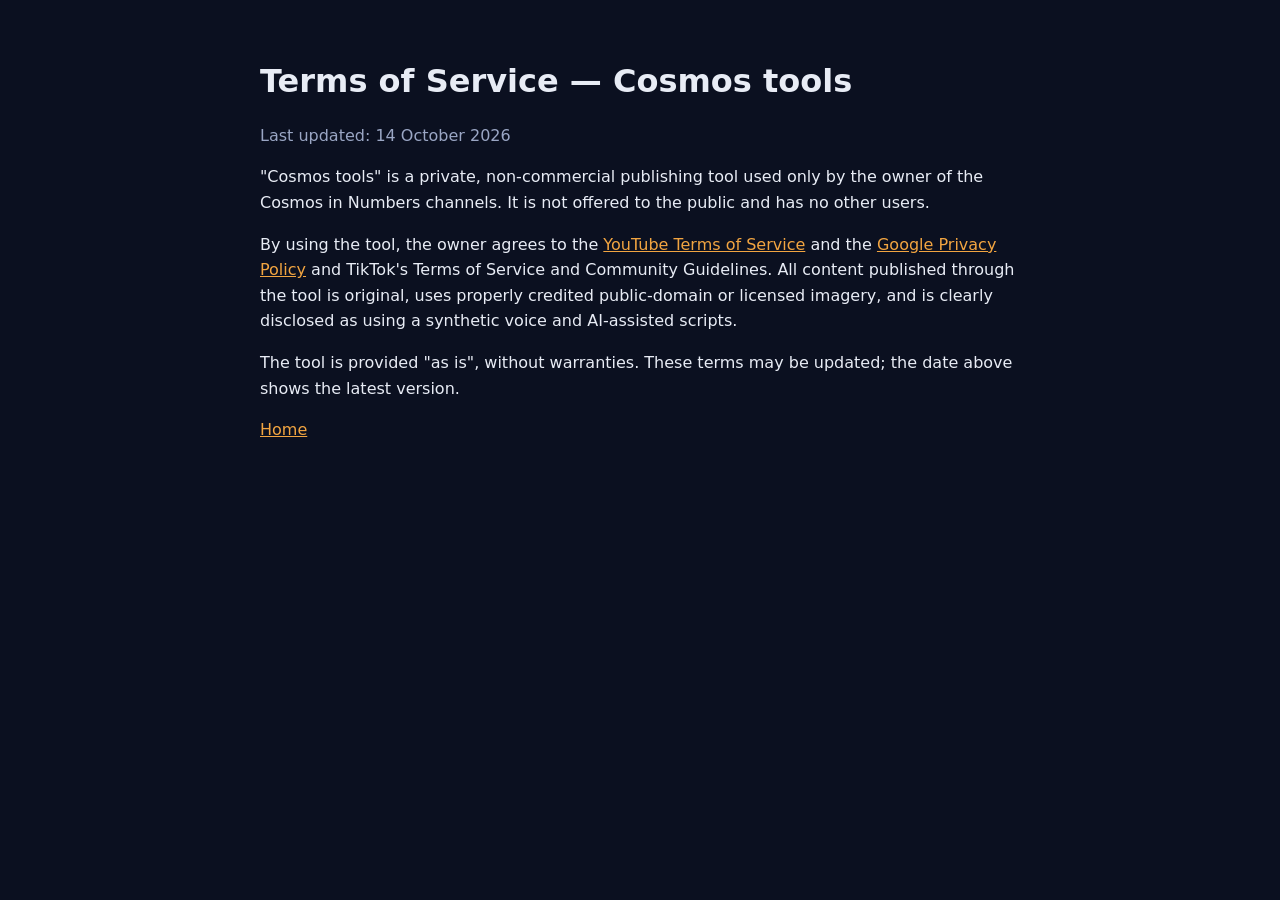
<file: terms.html>
<!doctype html><html lang="en"><head><meta charset="utf-8"><meta name="viewport" content="width=device-width,initial-scale=1"><title>Terms of Service</title><link rel="icon" type="image/png" sizes="1024x1024" href="logo.png"><link rel="apple-touch-icon" href="logo.png"><link rel="stylesheet" href="style.css"></head>
<body><main><h1>Terms of Service — Cosmos tools</h1><p class="mut">Last updated: 14 October 2026</p>
<p>"Cosmos tools" is a private, non-commercial publishing tool used only by the owner of the Cosmos in Numbers channels. It is not offered to the public and has no other users.</p>
<p>By using the tool, the owner agrees to the <a href="https://www.youtube.com/t/terms">YouTube Terms of Service</a> and the <a href="https://policies.google.com/privacy">Google Privacy Policy</a> and TikTok's Terms of Service and Community Guidelines. All content published through the tool is original, uses properly credited public-domain or licensed imagery, and is clearly disclosed as using a synthetic voice and AI-assisted scripts.</p>
<p>The tool is provided "as is", without warranties. These terms may be updated; the date above shows the latest version.</p><p><a href="index.html">Home</a></p></main></body></html>
</file>
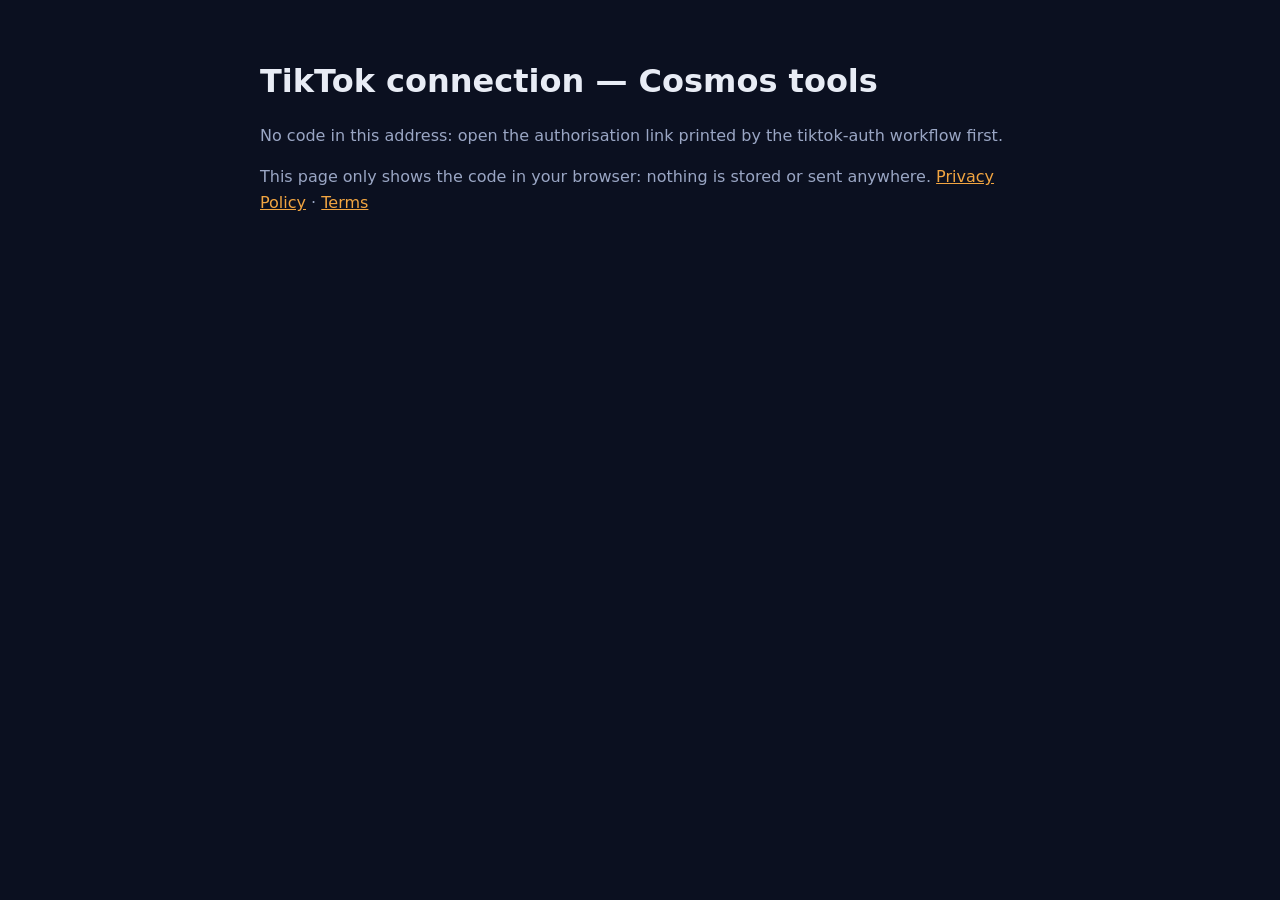
<file: tiktok-callback.html>
<!doctype html><html lang="en"><head><meta charset="utf-8"><meta name="viewport" content="width=device-width,initial-scale=1"><meta name="robots" content="noindex"><title>TikTok connection — Cosmos tools</title><link rel="stylesheet" href="style.css">
<style>#code{font:600 1rem ui-monospace,monospace;word-break:break-all;padding:12px;border:1px solid currentColor;border-radius:8px;margin:12px 0}button{font:inherit;padding:10px 16px;border-radius:8px;cursor:pointer}</style></head>
<body><main><h1>TikTok connection — Cosmos tools</h1>
<p id="msg" class="mut">Reading the answer from TikTok…</p>
<div id="code" hidden></div>
<p><button id="copy" hidden>Copy code</button></p>
<p id="next" hidden>Then open <a href="https://github.com/cosmosinnumbers/cosmos-automation/actions/workflows/tiktok-auth.yml">tiktok-auth</a> on GitHub, tap "Run workflow" and paste the code in the "code" field. The code works for a few minutes only.</p>
<p class="mut">This page only shows the code in your browser: nothing is stored or sent anywhere. <a href="privacy.html">Privacy Policy</a> · <a href="terms.html">Terms</a></p>
<script>
var p=new URLSearchParams(location.search),c=p.get("code"),e=p.get("error"),m=document.getElementById("msg");
if(c){m.textContent="TikTok sent this authorisation code. Copy it:";var b=document.getElementById("code");b.textContent=c;b.hidden=false;
var k=document.getElementById("copy");k.hidden=false;k.onclick=function(){navigator.clipboard.writeText(c).then(function(){k.textContent="Copied"})};
document.getElementById("next").hidden=false;}
else if(e){m.textContent="TikTok answered with an error: "+e+" "+(p.get("error_description")||"");}
else{m.textContent="No code in this address: open the authorisation link printed by the tiktok-auth workflow first.";}
</script></main></body></html>
</file>
<file: style.css>
:root{--bg:#0b1020;--fg:#e8ecf5;--mut:#9aa6c4;--acc:#f2a541}
body{margin:0;background:var(--bg);color:var(--fg);font:16px/1.6 system-ui,Segoe UI,Arial,sans-serif}
main{max-width:760px;margin:0 auto;padding:40px 16px}
a{color:var(--acc)} h1,h2{line-height:1.25} .mut{color:var(--mut)} img{border-radius:0}
nav.top{display:flex;flex-wrap:wrap;gap:6px 18px;align-items:center;margin:0 0 28px;padding-bottom:14px;border-bottom:1px solid #2a3458}
nav.top a{text-decoration:none;font-weight:600} nav.top .brand{display:flex;align-items:center;gap:10px;color:var(--fg);margin-right:auto}
nav.top .brand img{width:36px;height:36px}
.hero-home{display:flex;gap:22px;align-items:center;flex-wrap:wrap;margin-bottom:8px}.hero-home img{width:120px;height:120px;flex:none}
.cards{display:grid;grid-template-columns:repeat(auto-fit,minmax(220px,1fr));gap:12px;margin:14px 0}
.card{background:#151c33;border:1px solid #2a3458;border-radius:12px;padding:14px 16px}.card h3{margin:0 0 6px;font-size:1.05em}.card p{margin:0}
.btn{display:inline-block;background:var(--acc);color:#0b1020;font-weight:700;padding:11px 20px;border-radius:8px;text-decoration:none;margin:6px 8px 6px 0}
footer{margin-top:40px;padding-top:16px;border-top:1px solid #2a3458;font-size:.92em}
</file>
